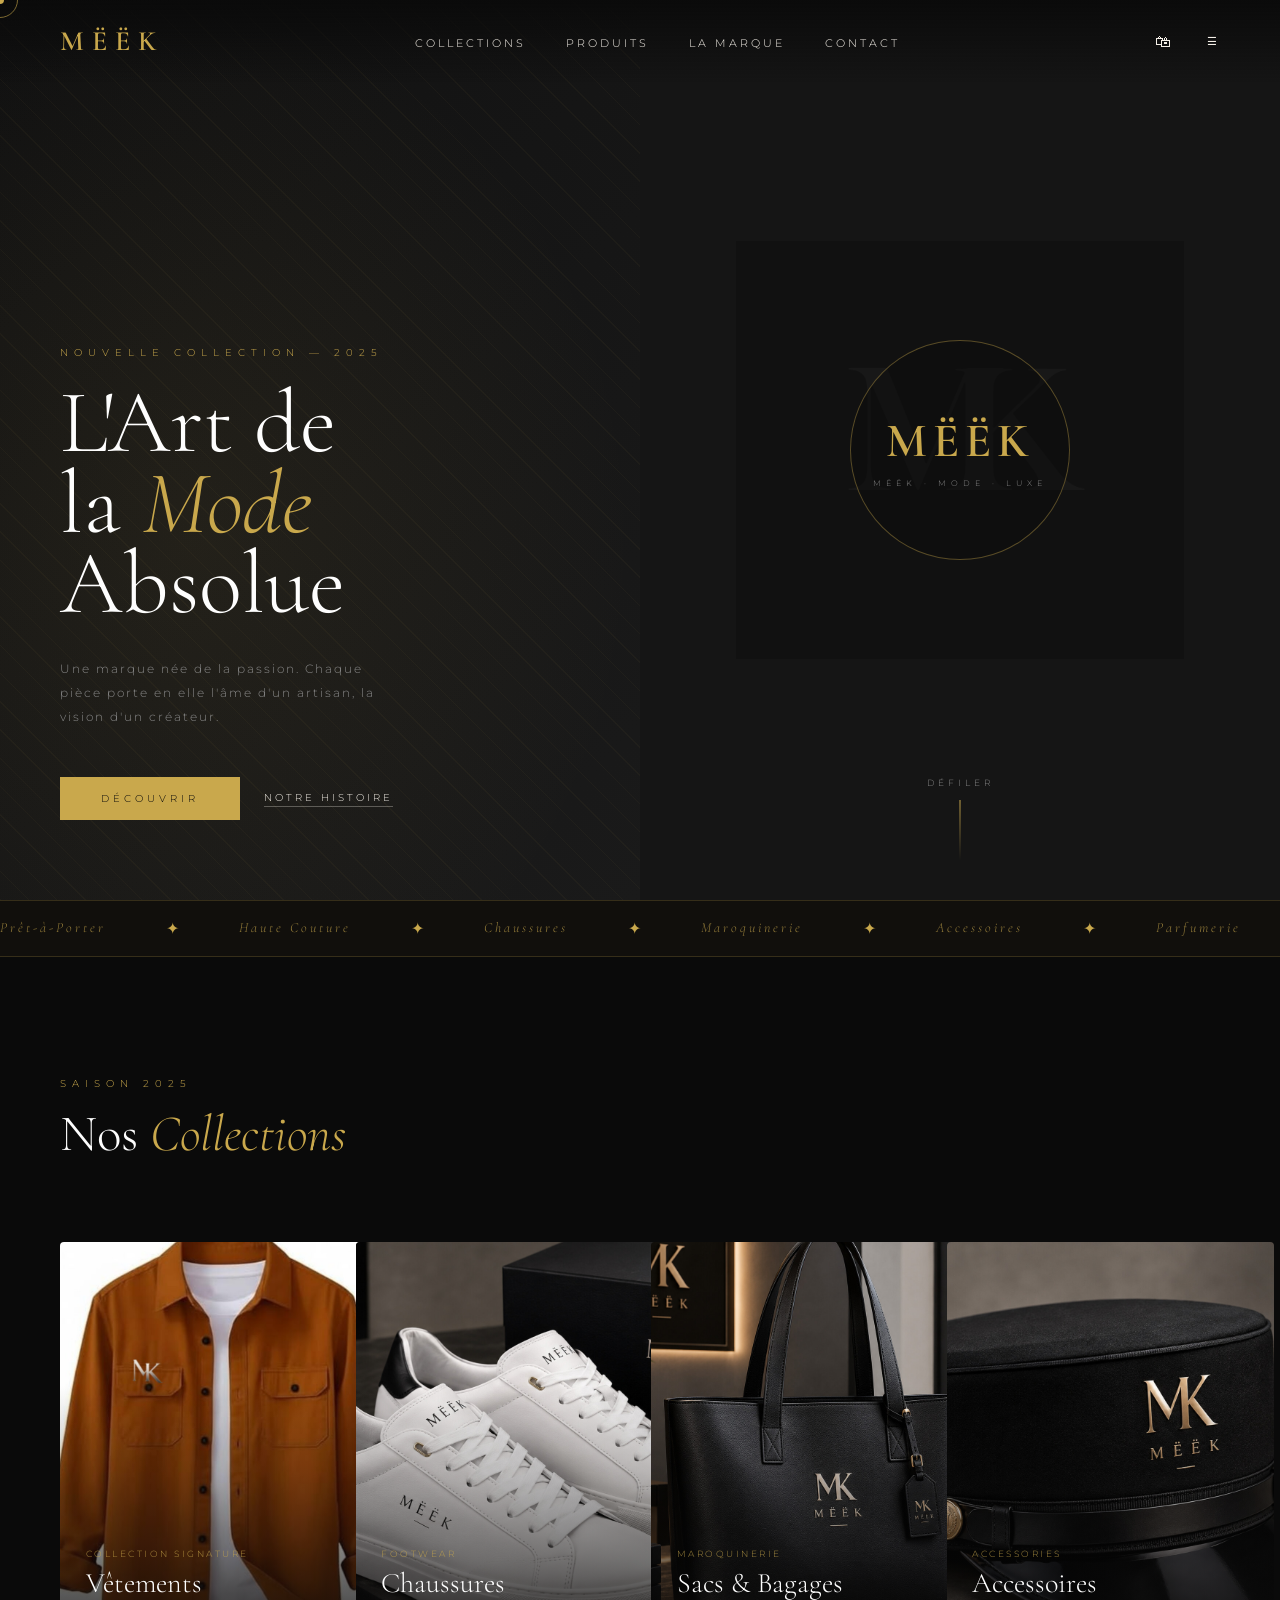
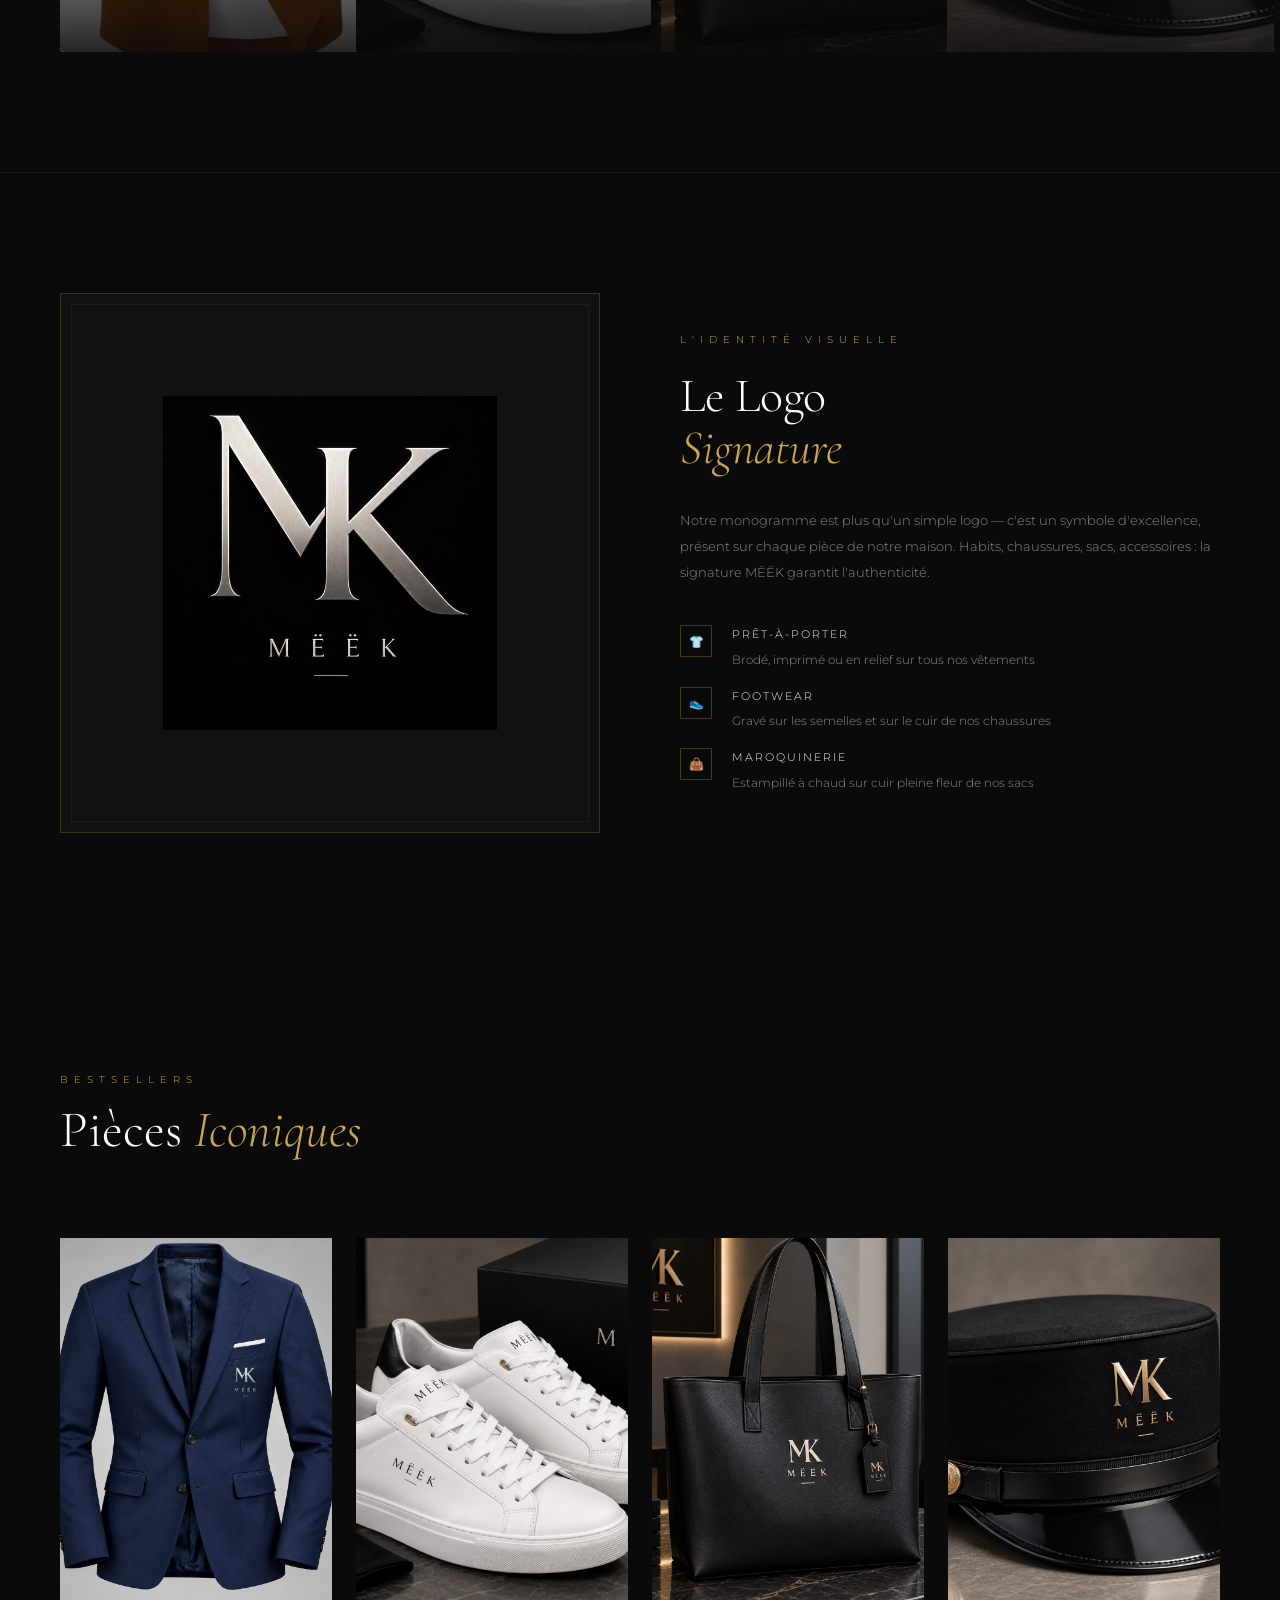
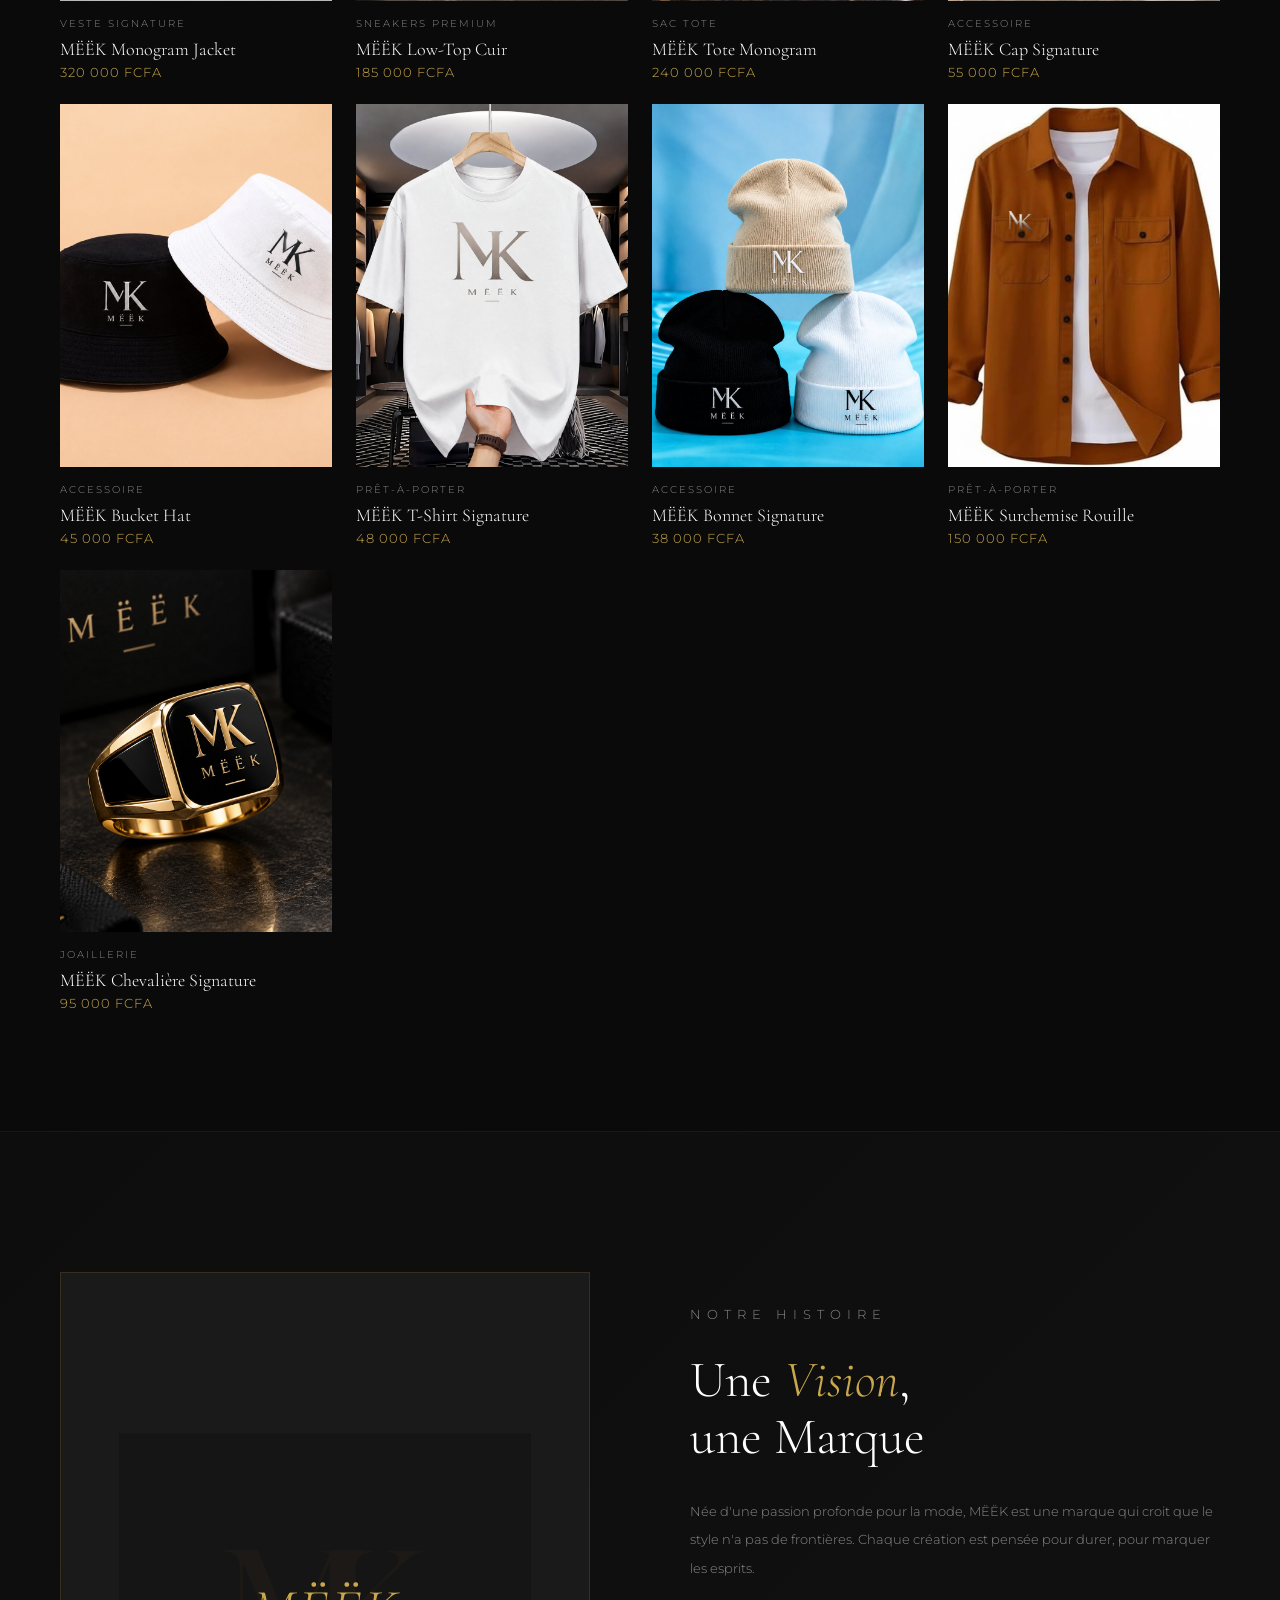
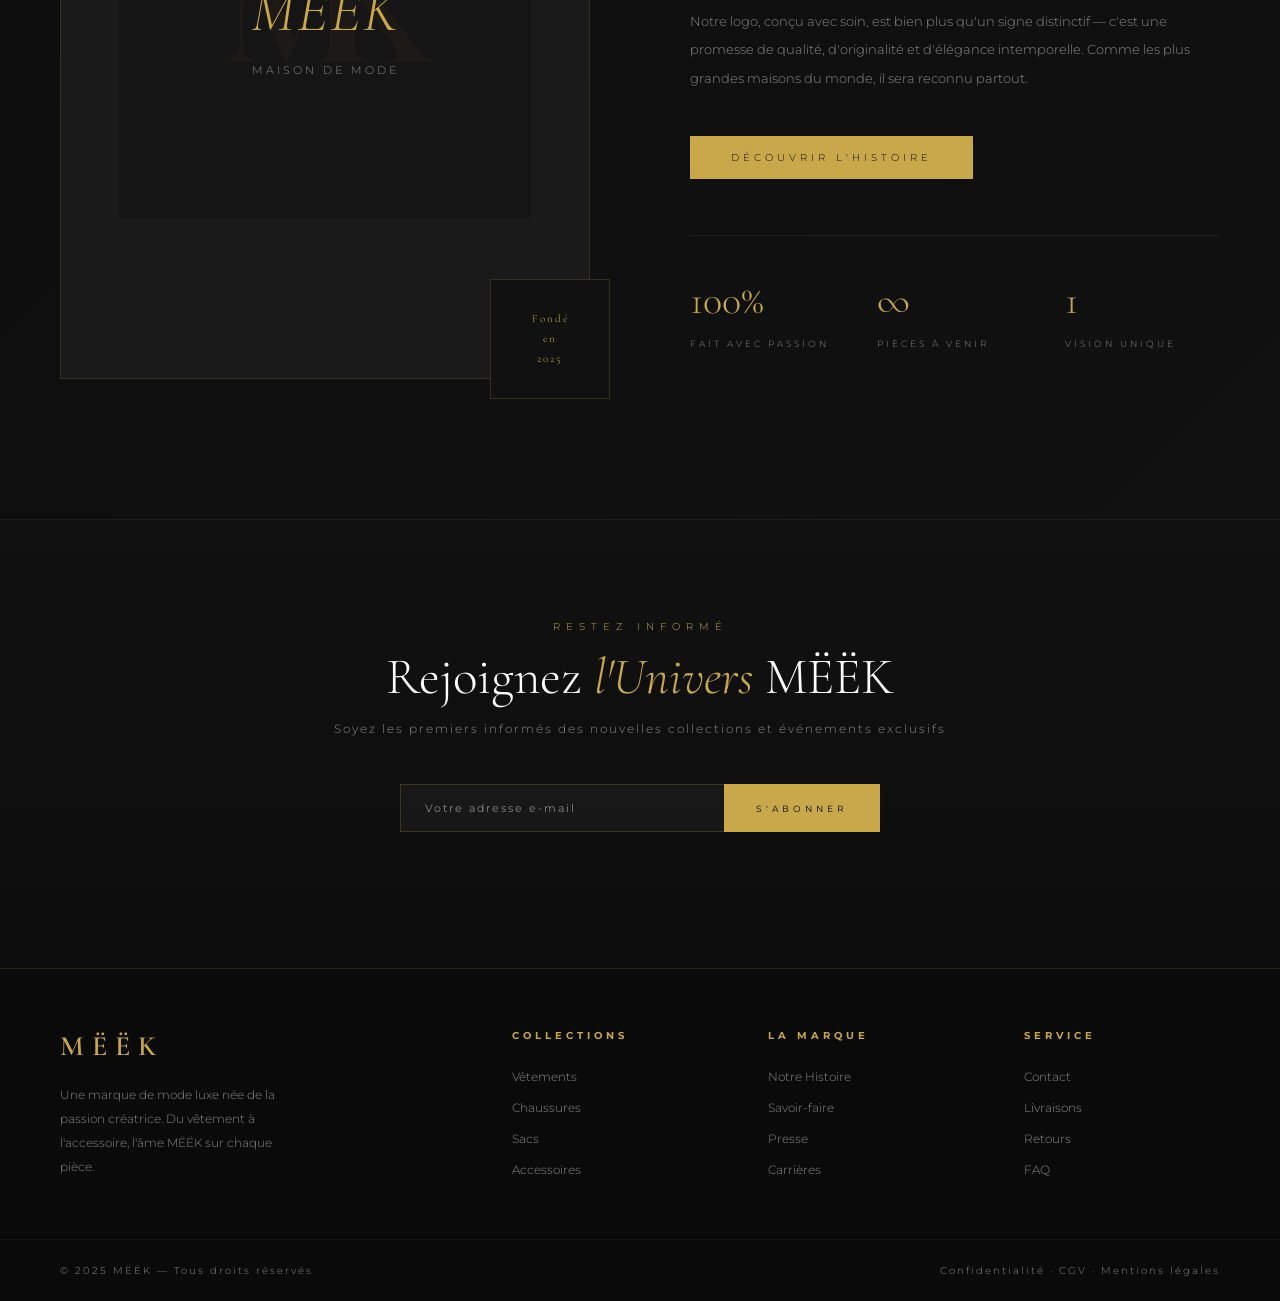
<file: index.html>
<!DOCTYPE html>
<html lang="fr">
<head>
<meta charset="UTF-8">
<meta name="viewport" content="width=device-width, initial-scale=1.0">
<title>MËËK — Haute Mode</title>
<meta name="description" content="MËËK, maison de mode luxe : prêt-à-porter, chaussures, maroquinerie et accessoires signature.">
<link rel="icon" type="image/png" href="assets/meek-logo.png">
<link rel="preconnect" href="https://fonts.googleapis.com">
<link href="https://fonts.googleapis.com/css2?family=Cormorant+Garamond:ital,wght@0,300;0,400;0,600;1,300;1,400&family=Montserrat:wght@200;300;400;500&display=swap" rel="stylesheet">
<link rel="stylesheet" href="css/style.css">
</head>
<body>

<div class="cursor" id="cursor"></div>
<div class="cursor-ring" id="cursorRing"></div>

<!-- NAV -->
<nav id="navbar">
  <a href="index.html" class="nav-logo">MËËK</a>
  <ul class="nav-links">
    <li><a href="#collections">Collections</a></li>
    <li><a href="#produits">Produits</a></li>
    <li><a href="#marque">La Marque</a></li>
    <li><a href="contact.html">Contact</a></li>
  </ul>
  <div class="nav-right">
    <button class="cart-btn" id="cartToggle" aria-label="Ouvrir le panier">
      🛍
      <span class="cart-count" id="cartCount" data-empty="true">0</span>
    </button>
    <span class="nav-icon">☰</span>
  </div>
</nav>

<!-- HERO -->
<section class="hero">
  <div class="hero-left">
    <div class="hero-pattern"></div>
    <div class="hero-text">
      <p class="hero-eyebrow">Nouvelle Collection — 2025</p>
      <h1 class="hero-title">L'Art de<br>la <em>Mode</em><br>Absolue</h1>
      <p class="hero-subtitle">Une marque née de la passion. Chaque pièce porte en elle l'âme d'un artisan, la vision d'un créateur.</p>
      <div class="hero-cta">
        <a href="#collections" class="btn-primary">Découvrir</a>
        <a href="#marque" class="btn-ghost">Notre Histoire</a>
      </div>
    </div>
  </div>
  <div class="hero-right">
    <div class="hero-visual">
      <div class="hero-monogram"><img src="assets/meek-watermark.png" alt=""></div>
      <div class="hero-badge">
        <div class="hero-badge-inner">MËËK</div>
        <div class="hero-badge-sub">MËËK · Mode · Luxe</div>
      </div>
    </div>
    <div class="hero-scroll">
      <span>Défiler</span>
      <div class="scroll-line"></div>
    </div>
  </div>
</section>

<!-- MARQUEE -->
<div class="marquee-wrap">
  <div class="marquee-track">
    <span class="marquee-item">Prêt-à-Porter</span><span class="marquee-dot">✦</span>
    <span class="marquee-item">Haute Couture</span><span class="marquee-dot">✦</span>
    <span class="marquee-item">Chaussures</span><span class="marquee-dot">✦</span>
    <span class="marquee-item">Maroquinerie</span><span class="marquee-dot">✦</span>
    <span class="marquee-item">Accessoires</span><span class="marquee-dot">✦</span>
    <span class="marquee-item">Parfumerie</span><span class="marquee-dot">✦</span>
    <span class="marquee-item">Prêt-à-Porter</span><span class="marquee-dot">✦</span>
    <span class="marquee-item">Haute Couture</span><span class="marquee-dot">✦</span>
    <span class="marquee-item">Chaussures</span><span class="marquee-dot">✦</span>
    <span class="marquee-item">Maroquinerie</span><span class="marquee-dot">✦</span>
    <span class="marquee-item">Accessoires</span><span class="marquee-dot">✦</span>
    <span class="marquee-item">Parfumerie</span><span class="marquee-dot">✦</span>
  </div>
</div>

<!-- COLLECTIONS -->
<section class="section" id="collections">
  <div class="section-header reveal">
    <p class="section-eyebrow">Saison 2025</p>
    <h2 class="section-title">Nos <em>Collections</em></h2>
  </div>
  <div class="collections-grid reveal">
    <div class="collection-card">
      <div class="card-visual">
        <img src="assets/products/overshirt.jpg" alt="Collection vêtements MËËK" class="collection-photo">
        <div class="card-overlay">
          <span class="card-tag">Collection Signature</span>
          <h3 class="card-name">Vêtements</h3>
          <a href="#produits" class="card-link">Explorer la collection</a>
        </div>
      </div>
    </div>
    <div class="collection-card">
      <div class="card-visual">
        <img src="assets/products/sneakers.jpg" alt="Collection chaussures MËËK" class="collection-photo">
        <div class="card-overlay">
          <span class="card-tag">Footwear</span>
          <h3 class="card-name">Chaussures</h3>
          <a href="#produits" class="card-link">Explorer</a>
        </div>
      </div>
    </div>
    <div class="collection-card">
      <div class="card-visual">
        <img src="assets/products/tote.jpg" alt="Collection sacs et bagages MËËK" class="collection-photo">
        <div class="card-overlay">
          <span class="card-tag">Maroquinerie</span>
          <h3 class="card-name">Sacs & Bagages</h3>
          <a href="#produits" class="card-link">Explorer</a>
        </div>
      </div>
    </div>
    <div class="collection-card">
      <div class="card-visual">
        <img src="assets/products/cap.jpg" alt="Collection accessoires MËËK" class="collection-photo">
        <div class="card-overlay">
          <span class="card-tag">Accessories</span>
          <h3 class="card-name">Accessoires</h3>
          <a href="#produits" class="card-link">Explorer</a>
        </div>
      </div>
    </div>
  </div>
</section>

<!-- LOGO SECTION -->
<section class="logo-section" id="logo">
  <div class="logo-display reveal">
    <div class="logo-glow"></div>
    <img src="assets/meek-logo.png" alt="Logo MËËK" class="logo-img">
  </div>
  <div class="logo-info reveal">
    <p class="section-eyebrow">L'Identité Visuelle</p>
    <h2 class="section-title">Le Logo<br><em>Signature</em></h2>
    <p class="logo-description">Notre monogramme est plus qu'un simple logo — c'est un symbole d'excellence, présent sur chaque pièce de notre maison. Habits, chaussures, sacs, accessoires : la signature MËËK garantit l'authenticité.</p>
    <div class="logo-features">
      <div class="logo-feature">
        <div class="feature-icon">👕</div>
        <div class="feature-text">
          <div class="feature-title">Prêt-à-Porter</div>
          Brodé, imprimé ou en relief sur tous nos vêtements
        </div>
      </div>
      <div class="logo-feature">
        <div class="feature-icon">👟</div>
        <div class="feature-text">
          <div class="feature-title">Footwear</div>
          Gravé sur les semelles et sur le cuir de nos chaussures
        </div>
      </div>
      <div class="logo-feature">
        <div class="feature-icon">👜</div>
        <div class="feature-text">
          <div class="feature-title">Maroquinerie</div>
          Estampillé à chaud sur cuir pleine fleur de nos sacs
        </div>
      </div>
    </div>
  </div>
</section>

<!-- PRODUITS -->
<section class="section" id="produits">
  <div class="section-header reveal">
    <p class="section-eyebrow">Bestsellers</p>
    <h2 class="section-title">Pièces <em>Iconiques</em></h2>
  </div>
  <div class="products-grid reveal">
    <div class="product-card">
      <div class="product-image">
        <img src="assets/products/jacket.jpg" alt="Veste MËËK Monogram bleu marine" class="product-photo">
        <div class="product-badge">Nouveau</div>
        <button class="product-add" data-add-to-cart data-id="veste-monogram" data-name="MËËK Monogram Jacket" data-price="320000">Ajouter au panier</button>
      </div>
      <div class="product-category">Veste Signature</div>
      <div class="product-name">MËËK Monogram Jacket</div>
      <div class="product-price">320 000 FCFA</div>
    </div>
    <div class="product-card">
      <div class="product-image">
        <img src="assets/products/sneakers.jpg" alt="Sneakers MËËK cuir blanc" class="product-photo">
        <div class="product-badge">Icône</div>
        <button class="product-add" data-add-to-cart data-id="sneakers-lowtop" data-name="MËËK Low-Top Cuir" data-price="185000">Ajouter au panier</button>
      </div>
      <div class="product-category">Sneakers Premium</div>
      <div class="product-name">MËËK Low-Top Cuir</div>
      <div class="product-price">185 000 FCFA</div>
    </div>
    <div class="product-card">
      <div class="product-image">
        <img src="assets/products/tote.jpg" alt="Sac Tote MËËK cuir noir" class="product-photo">
        <div class="product-badge">Exclusif</div>
        <button class="product-add" data-add-to-cart data-id="tote-monogram" data-name="MËËK Tote Monogram" data-price="240000">Ajouter au panier</button>
      </div>
      <div class="product-category">Sac Tote</div>
      <div class="product-name">MËËK Tote Monogram</div>
      <div class="product-price">240 000 FCFA</div>
    </div>
    <div class="product-card">
      <div class="product-image">
        <img src="assets/products/cap.jpg" alt="Casquette MËËK noire et or" class="product-photo">
        <button class="product-add" data-add-to-cart data-id="cap-signature" data-name="MËËK Cap Signature" data-price="55000">Ajouter au panier</button>
      </div>
      <div class="product-category">Accessoire</div>
      <div class="product-name">MËËK Cap Signature</div>
      <div class="product-price">55 000 FCFA</div>
    </div>
    <div class="product-card">
      <div class="product-image">
        <img src="assets/products/bucket-hat.jpg" alt="MËËK Bucket Hat noir et blanc" class="product-photo">
        <div class="product-badge">Nouveau</div>
        <button class="product-add" data-add-to-cart data-id="bucket-hat" data-name="MËËK Bucket Hat" data-price="45000">Ajouter au panier</button>
      </div>
      <div class="product-category">Accessoire</div>
      <div class="product-name">MËËK Bucket Hat</div>
      <div class="product-price">45 000 FCFA</div>
    </div>
    <div class="product-card">
      <div class="product-image">
        <img src="assets/products/tshirt.jpg" alt="T-shirt MËËK blanc" class="product-photo">
        <div class="product-badge">Nouveau</div>
        <button class="product-add" data-add-to-cart data-id="tshirt-signature" data-name="MËËK T-Shirt Signature" data-price="48000">Ajouter au panier</button>
      </div>
      <div class="product-category">Prêt-à-Porter</div>
      <div class="product-name">MËËK T-Shirt Signature</div>
      <div class="product-price">48 000 FCFA</div>
    </div>
    <div class="product-card">
      <div class="product-image">
        <img src="assets/products/beanie.jpg" alt="Bonnets MËËK beige, noir et blanc" class="product-photo">
        <div class="product-badge">Nouveau</div>
        <button class="product-add" data-add-to-cart data-id="bonnet-signature" data-name="MËËK Bonnet Signature" data-price="38000">Ajouter au panier</button>
      </div>
      <div class="product-category">Accessoire</div>
      <div class="product-name">MËËK Bonnet Signature</div>
      <div class="product-price">38 000 FCFA</div>
    </div>
    <div class="product-card">
      <div class="product-image">
        <img src="assets/products/overshirt.jpg" alt="Surchemise MËËK rouille avec monogramme MK" class="product-photo">
        <div class="product-badge">Nouveau</div>
        <button class="product-add" data-add-to-cart data-id="surchemise-rouille" data-name="MËËK Surchemise Rouille" data-price="150000">Ajouter au panier</button>
      </div>
      <div class="product-category">Prêt-à-Porter</div>
      <div class="product-name">MËËK Surchemise Rouille</div>
      <div class="product-price">150 000 FCFA</div>
    </div>
    <div class="product-card">
      <div class="product-image">
        <img src="assets/products/ring.jpg" alt="Chevalière MËËK or et onyx noir" class="product-photo">
        <div class="product-badge">Exclusif</div>
        <button class="product-add" data-add-to-cart data-id="chevaliere-signature" data-name="MËËK Chevalière Signature" data-price="95000">Ajouter au panier</button>
      </div>
      <div class="product-category">Joaillerie</div>
      <div class="product-name">MËËK Chevalière Signature</div>
      <div class="product-price">95 000 FCFA</div>
    </div>
  </div>
</section>

<!-- ABOUT -->
<section class="about-section" id="marque">
  <div class="about-visual reveal">
    <div class="about-frame">
      <div class="about-frame-letter">
        <img src="assets/meek-watermark.png" alt="" class="about-frame-img">
      </div>
      <div class="about-frame-content">
        <span class="big-letter">MËËK</span>
        <p class="ms">Maison de Mode</p>
      </div>
    </div>
    <div class="about-accent">
      <span>Fondé<br>en<br>2025</span>
    </div>
  </div>
  <div class="about-text reveal">
    <p class="section-eyebrow">Notre Histoire</p>
    <h2 class="section-title">Une <em>Vision</em>,<br>une Marque</h2>
    <p>Née d'une passion profonde pour la mode, MËËK est une marque qui croit que le style n'a pas de frontières. Chaque création est pensée pour durer, pour marquer les esprits.</p>
    <p>Notre logo, conçu avec soin, est bien plus qu'un signe distinctif — c'est une promesse de qualité, d'originalité et d'élégance intemporelle. Comme les plus grandes maisons du monde, il sera reconnu partout.</p>
    <a href="contact.html" class="btn-primary" style="display: inline-block; margin-top: 20px;">Découvrir l'histoire</a>
    <div class="about-stats">
      <div>
        <span class="stat-number">100%</span>
        <span class="stat-label">Fait avec passion</span>
      </div>
      <div>
        <span class="stat-number">∞</span>
        <span class="stat-label">Pièces à venir</span>
      </div>
      <div>
        <span class="stat-number">1</span>
        <span class="stat-label">Vision unique</span>
      </div>
    </div>
  </div>
</section>

<!-- NEWSLETTER -->
<section class="newsletter" id="newsletter">
  <p class="section-eyebrow reveal" style="text-align:center">Restez Informé</p>
  <h2 class="section-title reveal" style="text-align:center">Rejoignez <em>l'Univers</em> MËËK</h2>
  <p class="newsletter-sub reveal">Soyez les premiers informés des nouvelles collections et événements exclusifs</p>
  <form class="newsletter-form reveal" id="newsletterForm" action="https://formsubmit.co/ezeckielmeek@gmail.com" method="POST">
    <input type="hidden" name="_subject" value="Nouvelle inscription newsletter MËËK">
    <input type="hidden" name="_captcha" value="false">
    <input type="email" name="email" id="newsletterEmail" class="newsletter-input" placeholder="Votre adresse e-mail" required>
    <button type="submit" class="newsletter-btn">S'abonner</button>
  </form>
  <p class="newsletter-msg" id="newsletterMsg"></p>
</section>

<!-- FOOTER -->
<footer>
  <div class="footer-brand">
    <a href="index.html" class="nav-logo">MËËK</a>
    <p>Une marque de mode luxe née de la passion créatrice. Du vêtement à l'accessoire, l'âme MËËK sur chaque pièce.</p>
  </div>
  <div class="footer-col">
    <h4>Collections</h4>
    <ul>
      <li><a href="#collections">Vêtements</a></li>
      <li><a href="#collections">Chaussures</a></li>
      <li><a href="#collections">Sacs</a></li>
      <li><a href="#collections">Accessoires</a></li>
    </ul>
  </div>
  <div class="footer-col">
    <h4>La Marque</h4>
    <ul>
      <li><a href="#marque">Notre Histoire</a></li>
      <li><a href="#marque">Savoir-faire</a></li>
      <li><a href="contact.html">Presse</a></li>
      <li><a href="contact.html">Carrières</a></li>
    </ul>
  </div>
  <div class="footer-col">
    <h4>Service</h4>
    <ul>
      <li><a href="contact.html">Contact</a></li>
      <li><a href="contact.html">Livraisons</a></li>
      <li><a href="contact.html">Retours</a></li>
      <li><a href="contact.html">FAQ</a></li>
    </ul>
  </div>
</footer>
<div class="footer-bottom">
  <span>© 2025 MËËK — Tous droits réservés</span>
  <span>Confidentialité · CGV · Mentions légales</span>
</div>

<!-- CART DRAWER -->
<div class="cart-overlay" id="cartOverlay"></div>
<aside class="cart-drawer" id="cartDrawer" aria-label="Panier">
  <div class="cart-header">
    <span class="cart-title">Votre Panier</span>
    <button class="cart-close" id="cartClose" aria-label="Fermer le panier">×</button>
  </div>
  <div class="cart-items" id="cartItems">
    <p class="cart-empty">Votre panier est vide.</p>
  </div>
  <div class="cart-footer">
    <div class="cart-total">
      <span class="cart-total-label">Total</span>
      <span class="cart-total-value" id="cartTotalValue">0 FCFA</span>
    </div>
    <a href="#" class="cart-whatsapp-btn" id="cartWhatsappBtn" target="_blank" rel="noopener">Commander via WhatsApp</a>
    <p class="cart-note">Vous serez redirigé(e) vers WhatsApp avec le récapitulatif de votre commande pré-rempli.</p>
  </div>
</aside>

<script src="js/main.js"></script>
<script src="js/cart.js"></script>
</body>
</html>
</file>
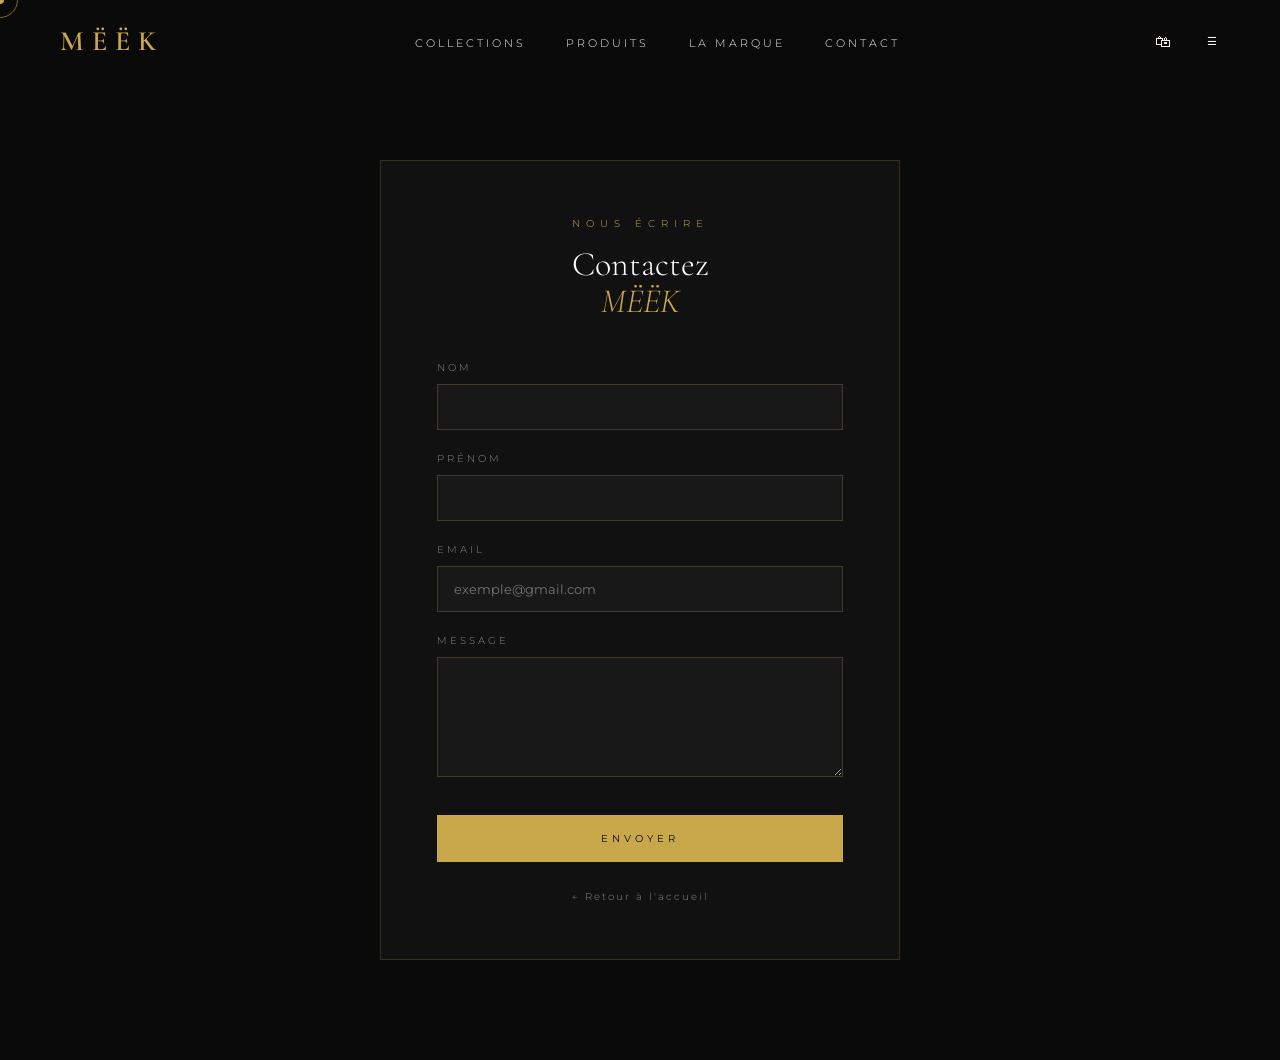
<file: contact.html>
<!DOCTYPE html>
<html lang="fr">
<head>
<meta charset="UTF-8">
<meta name="viewport" content="width=device-width, initial-scale=1.0">
<title>Contact — MËËK</title>
<link rel="icon" type="image/png" href="assets/meek-logo.png">
<link rel="preconnect" href="https://fonts.googleapis.com">
<link href="https://fonts.googleapis.com/css2?family=Cormorant+Garamond:ital,wght@0,300;0,400;0,600;1,300;1,400&family=Montserrat:wght@200;300;400;500&display=swap" rel="stylesheet">
<link rel="stylesheet" href="css/style.css">
</head>
<body>

<div class="cursor" id="cursor"></div>
<div class="cursor-ring" id="cursorRing"></div>

<nav id="navbar">
  <a href="index.html" class="nav-logo">MËËK</a>
  <ul class="nav-links">
    <li><a href="index.html#collections">Collections</a></li>
    <li><a href="index.html#produits">Produits</a></li>
    <li><a href="index.html#marque">La Marque</a></li>
    <li><a href="contact.html">Contact</a></li>
  </ul>
  <div class="nav-right">
    <button class="cart-btn" id="cartToggle" aria-label="Ouvrir le panier">
      🛍
      <span class="cart-count" id="cartCount" data-empty="true">0</span>
    </button>
    <span class="nav-icon">☰</span>
  </div>
</nav>

<section class="contact-section">
  <div class="contact-box">
    <p class="section-eyebrow">Nous Écrire</p>
    <h2 class="section-title">Contactez<br><em>MËËK</em></h2>

    <form id="contactForm" action="https://formsubmit.co/ezeckielmeek@gmail.com" method="POST" novalidate>
      <input type="hidden" name="_subject" value="Nouveau message depuis le site MËËK">
      <input type="hidden" name="_captcha" value="false">
      <input type="hidden" name="_next" value="success.html">
      <!-- Piège à robots (anti-spam), doit rester vide -->
      <input type="text" name="_honey" style="display:none">

      <div class="form-group">
        <label class="form-label" for="nom">Nom</label>
        <input class="form-input" type="text" id="nom" name="nom" required>
        <p class="form-error" id="err-nom"></p>
      </div>

      <div class="form-group">
        <label class="form-label" for="prenom">Prénom</label>
        <input class="form-input" type="text" id="prenom" name="prenom" required>
        <p class="form-error" id="err-prenom"></p>
      </div>

      <div class="form-group">
        <label class="form-label" for="email">Email</label>
        <input class="form-input" type="email" id="email" name="email" placeholder="exemple@gmail.com" required>
        <p class="form-error" id="err-email"></p>
      </div>

      <div class="form-group">
        <label class="form-label" for="message">Message</label>
        <textarea class="form-textarea" id="message" name="message" required></textarea>
        <p class="form-error" id="err-message"></p>
      </div>

      <button type="submit" class="form-submit">Envoyer</button>
    </form>

    <a href="index.html" class="contact-back">← Retour à l'accueil</a>
  </div>
</section>

<!-- CART DRAWER -->
<div class="cart-overlay" id="cartOverlay"></div>
<aside class="cart-drawer" id="cartDrawer" aria-label="Panier">
  <div class="cart-header">
    <span class="cart-title">Votre Panier</span>
    <button class="cart-close" id="cartClose" aria-label="Fermer le panier">×</button>
  </div>
  <div class="cart-items" id="cartItems">
    <p class="cart-empty">Votre panier est vide.</p>
  </div>
  <div class="cart-footer">
    <div class="cart-total">
      <span class="cart-total-label">Total</span>
      <span class="cart-total-value" id="cartTotalValue">0 FCFA</span>
    </div>
    <a href="#" class="cart-whatsapp-btn" id="cartWhatsappBtn" target="_blank" rel="noopener">Commander via WhatsApp</a>
    <p class="cart-note">Vous serez redirigé(e) vers WhatsApp avec le récapitulatif de votre commande pré-rempli.</p>
  </div>
</aside>

<script src="js/main.js"></script>
<script src="js/cart.js"></script>
<script>
  // Validation côté client (reprend les règles du formulaire PHP d'origine)
  const form = document.getElementById("contactForm");
  const fields = {
    nom: { regex: /^[A-Za-zÀ-ÖØ-öø-ÿ '-]{2,}$/, msg: "Le nom doit contenir au moins deux lettres." },
    prenom: { regex: /^[A-Za-zÀ-ÖØ-öø-ÿ '-]{2,}$/, msg: "Le prénom doit contenir au moins deux lettres." },
    email: { regex: /^[^\s@]+@[^\s@]+\.[^\s@]+$/, msg: "Merci de saisir un email valide." },
    message: { regex: /.+/, msg: "Ce champ ne doit pas être vide." },
  };

  form.addEventListener("submit", (e) => {
    let valid = true;
    Object.keys(fields).forEach((key) => {
      const input = document.getElementById(key);
      const errorEl = document.getElementById("err-" + key);
      const value = input.value.trim();
      if (!fields[key].regex.test(value)) {
        errorEl.textContent = fields[key].msg;
        valid = false;
      } else {
        errorEl.textContent = "";
      }
    });
    if (!valid) e.preventDefault();
  });
</script>
</body>
</html>
</file>
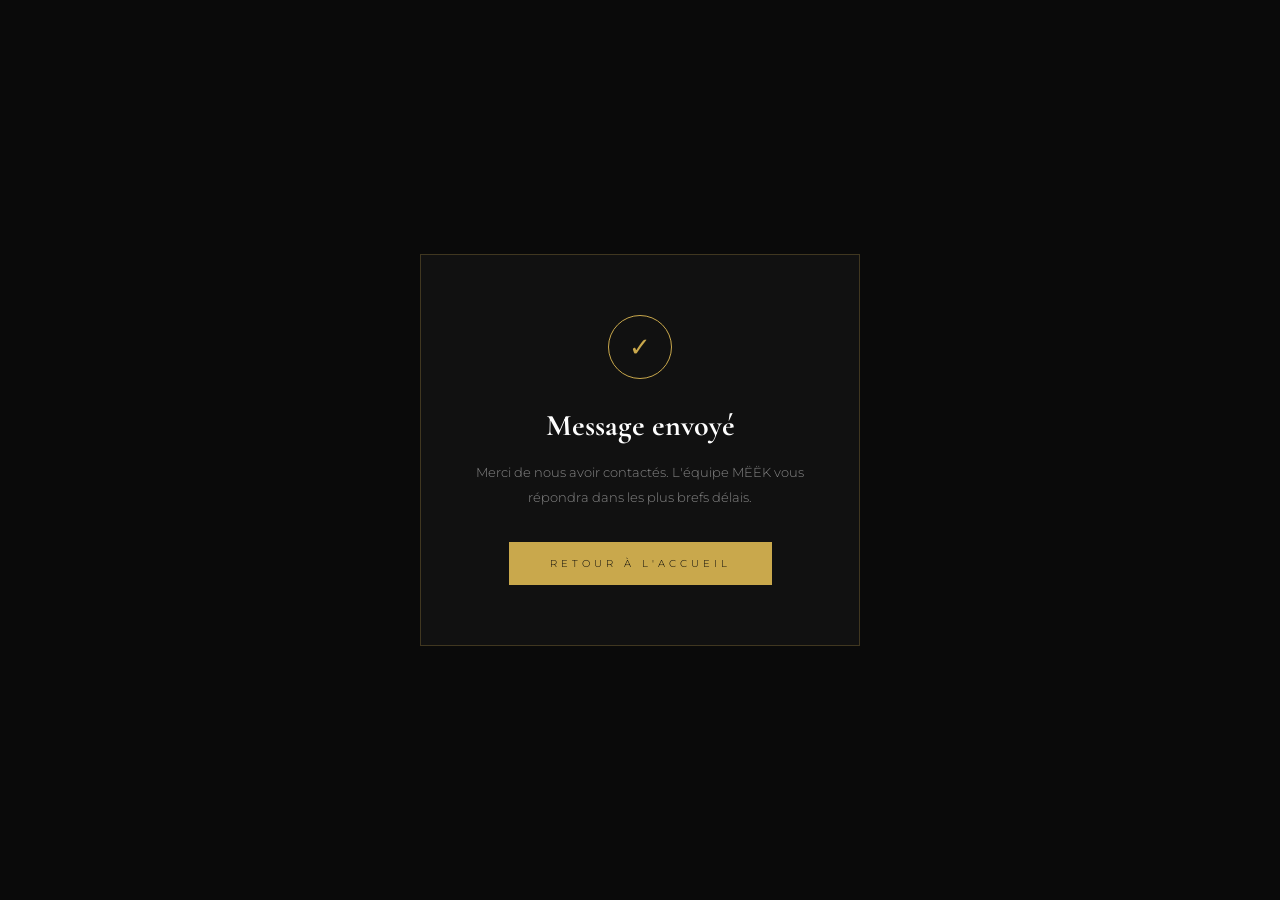
<file: success.html>
<!DOCTYPE html>
<html lang="fr">
<head>
<meta charset="UTF-8">
<meta name="viewport" content="width=device-width, initial-scale=1.0">
<title>Message envoyé — MËËK</title>
<link rel="icon" type="image/png" href="assets/meek-logo.png">
<link rel="preconnect" href="https://fonts.googleapis.com">
<link href="https://fonts.googleapis.com/css2?family=Cormorant+Garamond:ital,wght@0,300;0,400;0,600;1,300;1,400&family=Montserrat:wght@200;300;400;500&display=swap" rel="stylesheet">
<link rel="stylesheet" href="css/style.css">
</head>
<body>

<section class="success-section">
  <div class="success-box">
    <div class="success-icon">✓</div>
    <h1 class="success-title">Message envoyé</h1>
    <p class="success-text">Merci de nous avoir contactés. L'équipe MËËK vous répondra dans les plus brefs délais.</p>
    <a href="index.html" class="btn-primary">Retour à l'accueil</a>
  </div>
</section>

</body>
</html>
</file>
<file: css/style.css>
:root {
  --black: #0a0a0a;
  --gold: #c9a84c;
  --gold-light: #e8c97a;
  --cream: #f5f0e8;
  --white: #fefefe;
  --gray: #888;
}

*, *::before, *::after { margin: 0; padding: 0; box-sizing: border-box; }

html { scroll-behavior: smooth; }

body {
  background: var(--black);
  color: var(--cream);
  font-family: 'Montserrat', sans-serif;
  font-weight: 300;
  overflow-x: hidden;
  cursor: none;
}

@media (hover: none), (pointer: coarse) {
  body { cursor: auto; }
  .cursor, .cursor-ring { display: none; }
}

a, button, input, textarea { font-family: inherit; }

/* Custom cursor */
.cursor {
  width: 8px; height: 8px;
  background: var(--gold);
  border-radius: 50%;
  position: fixed;
  pointer-events: none;
  z-index: 9999;
  transform: translate(-50%, -50%);
  transition: transform 0.1s ease;
}
.cursor-ring {
  width: 36px; height: 36px;
  border: 1px solid var(--gold);
  border-radius: 50%;
  position: fixed;
  pointer-events: none;
  z-index: 9998;
  transform: translate(-50%, -50%);
  transition: all 0.3s ease;
  opacity: 0.6;
}

/* NAV */
nav {
  position: fixed; top: 0; left: 0; right: 0;
  z-index: 100;
  display: flex; justify-content: space-between; align-items: center;
  padding: 24px 60px;
  background: linear-gradient(to bottom, rgba(10,10,10,0.95), transparent);
  transition: all 0.4s ease;
}
nav.scrolled {
  background: rgba(10,10,10,0.98);
  padding: 16px 60px;
  border-bottom: 1px solid rgba(201,168,76,0.2);
}
.nav-logo {
  font-family: 'Cormorant Garamond', serif;
  font-size: 28px;
  font-weight: 600;
  letter-spacing: 8px;
  color: var(--gold);
  text-decoration: none;
}
.nav-links { display: flex; gap: 40px; list-style: none; align-items: center; }
.nav-links a {
  font-size: 11px; letter-spacing: 3px; text-transform: uppercase;
  color: var(--cream); text-decoration: none;
  position: relative; padding-bottom: 4px;
  transition: color 0.3s;
}
.nav-links a::after {
  content: '';
  position: absolute; bottom: 0; left: 0;
  width: 0; height: 1px;
  background: var(--gold);
  transition: width 0.4s ease;
}
.nav-links a:hover { color: var(--gold); }
.nav-links a:hover::after { width: 100%; }
.nav-icon { font-size: 11px; letter-spacing: 3px; text-transform: uppercase; color: var(--cream); }

.nav-right { display: flex; align-items: center; gap: 32px; }

/* CART BUTTON */
.cart-btn {
  position: relative;
  background: none; border: none; cursor: none;
  color: var(--cream);
  font-size: 16px;
  padding: 4px;
  display: flex; align-items: center; justify-content: center;
  transition: color 0.3s;
}
.cart-btn:hover { color: var(--gold); }
.cart-count {
  position: absolute; top: -8px; right: -10px;
  background: var(--gold); color: var(--black);
  font-size: 10px; font-weight: 500;
  width: 18px; height: 18px; border-radius: 50%;
  display: flex; align-items: center; justify-content: center;
  line-height: 1;
}
.cart-count[data-empty="true"] { display: none; }

/* HERO */
.hero {
  height: 100vh; min-height: 640px;
  display: grid; grid-template-columns: 1fr 1fr;
  position: relative; overflow: hidden;
}
.hero-left {
  background: linear-gradient(135deg, #111 0%, #1a1a1a 100%);
  display: flex; align-items: flex-end;
  padding: 80px 60px;
  position: relative;
  overflow: hidden;
}
.hero-left::before {
  content: '';
  position: absolute; top: 0; left: 0; right: 0; bottom: 0;
  background: radial-gradient(ellipse at 30% 60%, rgba(201,168,76,0.08) 0%, transparent 70%);
}
.hero-pattern {
  position: absolute; top: 0; left: 0; right: 0; bottom: 0;
  opacity: 0.04;
  background-image: repeating-linear-gradient(
    45deg, var(--gold) 0px, var(--gold) 1px, transparent 1px, transparent 20px
  );
}
.hero-text { position: relative; z-index: 2; }
.hero-eyebrow {
  font-size: 10px; letter-spacing: 6px; text-transform: uppercase;
  color: var(--gold); margin-bottom: 24px;
  opacity: 0; animation: fadeUp 1s 0.3s forwards;
}
.hero-title {
  font-family: 'Cormorant Garamond', serif;
  font-size: clamp(64px, 7vw, 100px);
  font-weight: 300; line-height: 0.9;
  color: var(--white);
  opacity: 0; animation: fadeUp 1.2s 0.5s forwards;
}
.hero-title em { font-style: italic; color: var(--gold); }
.hero-subtitle {
  margin-top: 32px;
  font-size: 12px; letter-spacing: 2px;
  color: var(--gray); line-height: 2;
  max-width: 320px;
  opacity: 0; animation: fadeUp 1s 0.8s forwards;
}
.hero-cta {
  margin-top: 48px; display: flex; gap: 24px; align-items: center;
  opacity: 0; animation: fadeUp 1s 1s forwards;
}
.btn-primary {
  padding: 14px 40px;
  border: 1px solid var(--gold); color: var(--black);
  background: var(--gold);
  font-size: 10px; letter-spacing: 4px; text-transform: uppercase;
  cursor: none; text-decoration: none;
  transition: all 0.3s ease;
  display: inline-block;
}
.btn-primary:hover { background: transparent; color: var(--gold); }
.btn-primary:disabled { opacity: 0.4; cursor: not-allowed; }
.btn-ghost {
  font-size: 10px; letter-spacing: 3px; text-transform: uppercase;
  color: var(--cream); text-decoration: none;
  border-bottom: 1px solid rgba(245,240,232,0.3);
  padding-bottom: 2px; transition: all 0.3s;
  background: none; border-top: none; border-left: none; border-right: none;
  cursor: none;
}
.btn-ghost:hover { color: var(--gold); border-color: var(--gold); }

.hero-right {
  position: relative; overflow: hidden;
  background: #151515;
}
.hero-visual {
  width: 100%; height: 100%;
  display: flex; align-items: center; justify-content: center;
  position: relative;
}
.hero-monogram {
  position: absolute;
  width: 70%; max-width: 520px;
  opacity: 0;
  animation: float 6s ease-in-out infinite, fadeIn 1.5s 0.4s forwards;
}
.hero-monogram img {
  width: 100%; height: auto; display: block;
  opacity: 0.15;
  filter: grayscale(1) brightness(1.6);
}
.hero-badge {
  position: relative; z-index: 2;
  width: 220px; height: 220px;
  border: 1px solid rgba(201,168,76,0.4);
  border-radius: 50%;
  display: flex; flex-direction: column;
  align-items: center; justify-content: center;
  gap: 8px;
  background: rgba(10,10,10,0.4);
  animation: rotateSlow 20s linear infinite;
}
.hero-badge-inner {
  font-family: 'Cormorant Garamond', serif;
  font-size: 48px; font-weight: 600;
  color: var(--gold); letter-spacing: 6px;
  animation: rotateSlow 20s linear infinite reverse;
}
.hero-badge-sub {
  font-size: 8px; letter-spacing: 5px; text-transform: uppercase;
  color: var(--gray);
  animation: rotateSlow 20s linear infinite reverse;
}
.hero-scroll {
  position: absolute; bottom: 40px; left: 50%; transform: translateX(-50%);
  display: flex; flex-direction: column; align-items: center; gap: 12px;
  opacity: 0; animation: fadeIn 1s 1.5s forwards;
}
.hero-scroll span {
  font-size: 9px; letter-spacing: 4px; text-transform: uppercase; color: var(--gray);
}
.scroll-line {
  width: 1px; height: 60px;
  background: linear-gradient(to bottom, var(--gold), transparent);
  animation: scrollPulse 2s ease-in-out infinite;
}

/* MARQUEE */
.marquee-wrap {
  border-top: 1px solid rgba(201,168,76,0.2);
  border-bottom: 1px solid rgba(201,168,76,0.2);
  padding: 18px 0; overflow: hidden;
  background: rgba(201,168,76,0.03);
}
.marquee-track {
  display: flex; gap: 60px;
  animation: marquee 20s linear infinite;
  width: max-content;
}
.marquee-item {
  font-family: 'Cormorant Garamond', serif;
  font-size: 14px; font-style: italic; letter-spacing: 3px;
  color: var(--gold); white-space: nowrap; opacity: 0.7;
}
.marquee-dot { color: var(--gold); }

/* SECTIONS */
.section { padding: 120px 60px; }
.section-header { margin-bottom: 80px; }
.section-eyebrow {
  font-size: 10px; letter-spacing: 6px; text-transform: uppercase;
  color: var(--gold); margin-bottom: 16px;
}
.section-title {
  font-family: 'Cormorant Garamond', serif;
  font-size: clamp(40px, 4vw, 60px); font-weight: 300;
  color: var(--white); line-height: 1.1;
}
.section-title em { font-style: italic; color: var(--gold); }

/* COLLECTIONS */
.collections-grid {
  display: grid; grid-template-columns: 1fr 1fr 1fr;
  gap: 2px;
}
.collection-card {
  position: relative; overflow: hidden;
  aspect-ratio: 2/3;
  background: #1a1a1a;
  cursor: none;
}
.collection-card:first-child { grid-row: span 2; aspect-ratio: auto; }
.card-visual {
  width: 100%; height: 100%;
  display: flex; align-items: center; justify-content: center;
  position: relative;
  transition: transform 0.8s cubic-bezier(0.25,0.46,0.45,0.94);
}
.collection-card:hover .card-visual { transform: scale(1.05); }
.card-bg {
  position: absolute; inset: 0;
  transition: opacity 0.4s;
}
.card-bg-1 { background: linear-gradient(145deg, #1c1c1c 0%, #2a2a2a 50%, #111 100%); }
.card-bg-2 { background: linear-gradient(145deg, #1a1410 0%, #2a2010 100%); }
.card-bg-3 { background: linear-gradient(145deg, #10141a 0%, #10202a 100%); }
.card-bg-4 { background: linear-gradient(145deg, #1a1018 0%, #2a1020 100%); }

.card-symbol {
  position: relative; z-index: 1;
  font-family: 'Cormorant Garamond', serif;
  font-size: 120px; font-style: italic; font-weight: 300;
  color: rgba(201,168,76,0.15);
  transition: all 0.4s;
}
.collection-card:hover .card-symbol { color: rgba(201,168,76,0.25); }

.card-overlay {
  position: absolute; inset: 0;
  background: linear-gradient(to top, rgba(10,10,10,0.9) 0%, transparent 60%);
  display: flex; flex-direction: column; justify-content: flex-end;
  padding: 32px;
}
.card-tag {
  font-size: 9px; letter-spacing: 4px; text-transform: uppercase;
  color: var(--gold); margin-bottom: 8px; opacity: 0.8;
}
.card-name {
  font-family: 'Cormorant Garamond', serif;
  font-size: 28px; font-weight: 300; color: var(--white);
  margin-bottom: 16px;
}
.card-link {
  font-size: 10px; letter-spacing: 3px; text-transform: uppercase;
  color: var(--cream); text-decoration: none;
  display: flex; align-items: center; gap: 10px;
  opacity: 0; transform: translateY(10px);
  transition: all 0.4s ease;
}
.collection-card:hover .card-link { opacity: 1; transform: translateY(0); }
.card-link::after {
  content: '→';
  transition: transform 0.3s;
}
.collection-card:hover .card-link::after { transform: translateX(4px); }

/* LOGO SECTION */
.logo-section {
  padding: 120px 60px;
  display: grid; grid-template-columns: 1fr 1fr;
  gap: 80px; align-items: center;
  border-top: 1px solid rgba(255,255,255,0.05);
}
.logo-display {
  aspect-ratio: 1;
  border: 1px solid rgba(201,168,76,0.2);
  display: flex; align-items: center; justify-content: center;
  position: relative; background: #111;
  overflow: hidden;
}
.logo-display::before {
  content: '';
  position: absolute; inset: 10px;
  border: 1px solid rgba(201,168,76,0.08);
  z-index: 2;
  pointer-events: none;
}
.logo-glow {
  position: absolute;
  width: 300px; height: 300px;
  background: radial-gradient(circle, rgba(201,168,76,0.15) 0%, transparent 70%);
  border-radius: 50%;
}
.logo-img {
  position: relative; z-index: 1;
  width: 62%; height: 62%;
  object-fit: contain;
}
.logo-info { padding: 20px 0; }
.logo-info .section-eyebrow { margin-bottom: 24px; }
.logo-info .section-title { font-size: 48px; margin-bottom: 32px; }
.logo-description {
  font-size: 13px; line-height: 2; color: var(--gray); margin-bottom: 40px;
}
.logo-features { display: flex; flex-direction: column; gap: 16px; }
.logo-feature {
  display: flex; gap: 20px; align-items: flex-start;
}
.feature-icon {
  width: 32px; height: 32px; flex-shrink: 0;
  border: 1px solid rgba(201,168,76,0.3);
  display: flex; align-items: center; justify-content: center;
  font-size: 12px; color: var(--gold);
}
.feature-text { font-size: 12px; color: var(--gray); line-height: 1.8; }
.feature-title { font-size: 11px; letter-spacing: 2px; color: var(--cream); margin-bottom: 4px; text-transform: uppercase; }

/* PRODUCTS */
.products-grid {
  display: grid; grid-template-columns: repeat(4, 1fr); gap: 24px;
}
.product-card { cursor: none; }
.product-image {
  aspect-ratio: 3/4; background: #141414;
  position: relative; overflow: hidden;
  margin-bottom: 16px;
  display: flex; align-items: center; justify-content: center;
}
.product-symbol {
  font-family: 'Cormorant Garamond', serif;
  font-size: 80px; font-style: italic; color: rgba(201,168,76,0.12);
  transition: all 0.4s;
}
.product-card:hover .product-symbol { color: rgba(201,168,76,0.22); }
.product-photo {
  position: relative; z-index: 1;
  width: 100%; height: 100%;
  object-fit: cover;
  transition: transform 0.6s cubic-bezier(0.25,0.46,0.45,0.94);
}
.product-card:hover .product-photo { transform: scale(1.04); }
.product-price-pending { color: var(--gray); font-style: italic; }
.product-badge {
  position: absolute; top: 16px; left: 16px;
  font-size: 8px; letter-spacing: 3px; text-transform: uppercase;
  padding: 4px 10px; border: 1px solid rgba(201,168,76,0.4);
  color: var(--gold);
}
.product-add {
  position: absolute; bottom: 0; left: 0; right: 0;
  background: var(--gold); color: var(--black);
  text-align: center; padding: 14px;
  font-size: 9px; letter-spacing: 4px; text-transform: uppercase;
  transform: translateY(100%); transition: transform 0.4s cubic-bezier(0.25,0.46,0.45,0.94);
  border: none; width: 100%; cursor: none;
}
.product-card:hover .product-add { transform: translateY(0); }
.product-add:disabled { background: #333; color: var(--gray); cursor: not-allowed; }
.product-name {
  font-family: 'Cormorant Garamond', serif;
  font-size: 18px; color: var(--white); margin-bottom: 4px;
}
.product-category { font-size: 10px; letter-spacing: 2px; color: var(--gray); margin-bottom: 8px; text-transform: uppercase; }
.product-price { font-size: 13px; color: var(--gold); letter-spacing: 1px; }

/* ABOUT */
.about-section {
  padding: 140px 60px;
  display: grid; grid-template-columns: 1fr 1fr;
  gap: 100px; align-items: center;
  background: linear-gradient(135deg, #0d0d0d 0%, #111 100%);
  border-top: 1px solid rgba(255,255,255,0.04);
}
.about-visual {
  position: relative;
}
.about-frame {
  aspect-ratio: 3/4;
  background: #1a1a1a;
  border: 1px solid rgba(201,168,76,0.15);
  display: flex; align-items: center; justify-content: center;
  position: relative; overflow: hidden;
}
.about-frame-letter {
  position: absolute;
  width: 78%;
  display: flex; align-items: center; justify-content: center;
}
.about-frame-img {
  width: 100%; height: auto;
  opacity: 0.16;
}
.about-frame-content {
  position: relative; z-index: 1; text-align: center; padding: 40px;
}
.about-frame-content .big-letter {
  font-family: 'Cormorant Garamond', serif;
  font-size: 60px; font-style: italic; color: var(--gold);
  display: block; margin-bottom: 16px;
  letter-spacing: 2px;
}
.about-frame-content p {
  font-size: 11px; letter-spacing: 3px; text-transform: uppercase; color: var(--gray);
}
.about-accent {
  position: absolute; bottom: -20px; right: -20px;
  width: 120px; height: 120px;
  border: 1px solid rgba(201,168,76,0.2);
  background: #111;
  display: flex; align-items: center; justify-content: center;
}
.about-accent span {
  font-family: 'Cormorant Garamond', serif;
  font-size: 11px; letter-spacing: 2px; color: var(--gold);
  text-align: center; line-height: 1.8;
}
.about-text .section-title { margin-bottom: 32px; }
.about-text p {
  font-size: 13px; line-height: 2.2; color: var(--gray); margin-bottom: 24px;
}
.about-stats {
  display: grid; grid-template-columns: repeat(3, 1fr);
  gap: 32px; margin-top: 56px;
  padding-top: 40px; border-top: 1px solid rgba(255,255,255,0.06);
}
.stat-number {
  font-family: 'Cormorant Garamond', serif;
  font-size: 40px; font-weight: 300; color: var(--gold);
  display: block; margin-bottom: 8px;
}
.stat-label { font-size: 9px; letter-spacing: 3px; text-transform: uppercase; color: var(--gray); }

/* NEWSLETTER */
.newsletter {
  padding: 100px 60px; text-align: center;
  background: linear-gradient(to bottom, #111 0%, #0d0d0d 100%);
  border-top: 1px solid rgba(201,168,76,0.1);
}
.newsletter .section-title { margin-bottom: 16px; }
.newsletter-sub {
  font-size: 12px; letter-spacing: 2px; color: var(--gray); margin-bottom: 48px;
}
.newsletter-form { display: flex; justify-content: center; gap: 0; max-width: 480px; margin: 0 auto; flex-wrap: wrap; }
.newsletter-input {
  flex: 1; min-width: 200px; padding: 16px 24px;
  background: rgba(255,255,255,0.04);
  border: 1px solid rgba(201,168,76,0.2);
  border-right: none;
  color: var(--cream); font-family: 'Montserrat', sans-serif;
  font-size: 11px; letter-spacing: 2px;
  outline: none;
}
.newsletter-input::placeholder { color: var(--gray); }
.newsletter-btn {
  padding: 16px 32px;
  background: var(--gold); color: var(--black);
  border: none; cursor: none;
  font-family: 'Montserrat', sans-serif;
  font-size: 9px; letter-spacing: 4px; text-transform: uppercase;
  transition: background 0.3s;
}
.newsletter-btn:hover { background: var(--gold-light); }
.newsletter-msg { margin-top: 20px; font-size: 11px; letter-spacing: 1px; color: var(--gold); min-height: 16px; }

/* FOOTER */
footer {
  padding: 60px;
  border-top: 1px solid rgba(201,168,76,0.15);
  display: grid; grid-template-columns: 2fr 1fr 1fr 1fr;
  gap: 60px;
}
.footer-brand .nav-logo { display: block; margin-bottom: 20px; }
.footer-brand p { font-size: 12px; color: var(--gray); line-height: 2; max-width: 240px; }
.footer-col h4 {
  font-size: 10px; letter-spacing: 4px; text-transform: uppercase;
  color: var(--gold); margin-bottom: 24px;
}
.footer-col ul { list-style: none; display: flex; flex-direction: column; gap: 12px; }
.footer-col ul a {
  font-size: 12px; color: var(--gray); text-decoration: none;
  transition: color 0.3s;
}
.footer-col ul a:hover { color: var(--cream); }
.footer-bottom {
  padding: 24px 60px;
  display: flex; justify-content: space-between; align-items: center;
  border-top: 1px solid rgba(255,255,255,0.04);
  font-size: 10px; letter-spacing: 2px; color: var(--gray);
  flex-wrap: wrap; gap: 8px;
}

/* CART DRAWER */
.cart-overlay {
  position: fixed; inset: 0; background: rgba(0,0,0,0.6);
  z-index: 200; opacity: 0; pointer-events: none;
  transition: opacity 0.35s ease;
}
.cart-overlay.open { opacity: 1; pointer-events: auto; }

.cart-drawer {
  position: fixed; top: 0; right: 0; bottom: 0;
  width: 420px; max-width: 92vw;
  background: #0f0f0f;
  border-left: 1px solid rgba(201,168,76,0.25);
  z-index: 201;
  display: flex; flex-direction: column;
  transform: translateX(100%);
  transition: transform 0.45s cubic-bezier(0.25,0.46,0.45,0.94);
}
.cart-drawer.open { transform: translateX(0); }

.cart-header {
  display: flex; align-items: center; justify-content: space-between;
  padding: 28px 32px;
  border-bottom: 1px solid rgba(201,168,76,0.15);
}
.cart-title {
  font-family: 'Cormorant Garamond', serif;
  font-size: 24px; color: var(--white); letter-spacing: 2px;
}
.cart-close {
  background: none; border: none; color: var(--cream);
  font-size: 20px; cursor: none; line-height: 1;
  transition: color 0.3s;
}
.cart-close:hover { color: var(--gold); }

.cart-items {
  flex: 1; overflow-y: auto; padding: 16px 32px;
}
.cart-empty {
  color: var(--gray); font-size: 12px; letter-spacing: 1px;
  text-align: center; padding: 60px 0;
}
.cart-item {
  display: grid; grid-template-columns: 1fr auto; gap: 8px;
  padding: 20px 0;
  border-bottom: 1px solid rgba(255,255,255,0.06);
}
.cart-item-name {
  font-family: 'Cormorant Garamond', serif;
  font-size: 16px; color: var(--white); margin-bottom: 4px;
}
.cart-item-price { font-size: 11px; color: var(--gold); letter-spacing: 1px; }
.cart-item-remove {
  background: none; border: none; color: var(--gray);
  font-size: 16px; cursor: none; align-self: start;
  transition: color 0.3s;
}
.cart-item-remove:hover { color: #d15c5c; }
.cart-qty {
  display: flex; align-items: center; gap: 10px; margin-top: 10px;
}
.qty-btn {
  width: 22px; height: 22px;
  border: 1px solid rgba(201,168,76,0.4); background: none; color: var(--gold);
  cursor: none; font-size: 12px; display: flex; align-items: center; justify-content: center;
  transition: background 0.3s;
}
.qty-btn:hover { background: rgba(201,168,76,0.15); }
.qty-value { font-size: 12px; color: var(--cream); min-width: 16px; text-align: center; }

.cart-footer {
  padding: 24px 32px 32px;
  border-top: 1px solid rgba(201,168,76,0.15);
}
.cart-total {
  display: flex; justify-content: space-between; align-items: baseline;
  margin-bottom: 20px;
}
.cart-total-label { font-size: 11px; letter-spacing: 3px; text-transform: uppercase; color: var(--gray); }
.cart-total-value { font-family: 'Cormorant Garamond', serif; font-size: 26px; color: var(--gold); }
.cart-whatsapp-btn {
  display: flex; align-items: center; justify-content: center; gap: 10px;
  width: 100%; padding: 16px;
  background: var(--gold); color: var(--black);
  border: none; text-decoration: none;
  font-size: 10px; letter-spacing: 3px; text-transform: uppercase;
  cursor: none; transition: background 0.3s;
}
.cart-whatsapp-btn:hover { background: var(--gold-light); }
.cart-note {
  margin-top: 14px; font-size: 10px; color: var(--gray); text-align: center; line-height: 1.7;
}

/* ANIMATIONS */
@keyframes fadeUp {
  from { opacity: 0; transform: translateY(30px); }
  to { opacity: 1; transform: translateY(0); }
}
@keyframes fadeIn {
  from { opacity: 0; } to { opacity: 1; }
}
@keyframes float {
  0%, 100% { transform: translateY(0); }
  50% { transform: translateY(-20px); }
}
@keyframes rotateSlow {
  from { transform: rotate(0deg); }
  to { transform: rotate(360deg); }
}
@keyframes scrollPulse {
  0%, 100% { opacity: 1; transform: scaleY(1); }
  50% { opacity: 0.4; transform: scaleY(0.8); }
}
@keyframes marquee {
  from { transform: translateX(0); }
  to { transform: translateX(-50%); }
}

/* Scroll reveal */
.reveal {
  opacity: 0; transform: translateY(40px);
  transition: opacity 0.8s ease, transform 0.8s ease;
}
.reveal.visible { opacity: 1; transform: translateY(0); }

#marque .big-letter{ color: var(--gold); }
#marque .ms{ color: var(--gray); }

/* CONTACT PAGE */
.contact-section {
  min-height: 100vh;
  display: flex; align-items: center; justify-content: center;
  padding: 160px 24px 100px;
}
.contact-box {
  width: 100%; max-width: 520px;
  background: #111;
  border: 1px solid rgba(201,168,76,0.2);
  padding: 56px;
}
.contact-box .section-eyebrow { text-align: center; }
.contact-box .section-title { text-align: center; margin-bottom: 40px; font-size: 34px; }
.form-group { margin-bottom: 22px; }
.form-label {
  display: block; font-size: 10px; letter-spacing: 3px; text-transform: uppercase;
  color: var(--gray); margin-bottom: 10px;
}
.form-input, .form-textarea {
  width: 100%; padding: 14px 16px;
  background: rgba(255,255,255,0.03);
  border: 1px solid rgba(201,168,76,0.25);
  color: var(--cream); font-size: 13px;
  outline: none; transition: border-color 0.3s;
}
.form-input:focus, .form-textarea:focus { border-color: var(--gold); }
.form-textarea { resize: vertical; min-height: 120px; }
.form-error {
  color: #e08a8a; font-size: 11px; margin-top: 8px; letter-spacing: 0.5px;
}
.form-submit {
  width: 100%; margin-top: 12px;
  padding: 16px; border: 1px solid var(--gold);
  background: var(--gold); color: var(--black);
  font-size: 10px; letter-spacing: 4px; text-transform: uppercase;
  cursor: none; transition: all 0.3s;
}
.form-submit:hover { background: transparent; color: var(--gold); }
.contact-back {
  display: block; text-align: center; margin-top: 28px;
  font-size: 10px; letter-spacing: 2px; color: var(--gray); text-decoration: none;
}
.contact-back:hover { color: var(--gold); }

/* SUCCESS PAGE */
.success-section {
  min-height: 100vh; display: flex; align-items: center; justify-content: center;
  padding: 40px 24px; text-align: center;
}
.success-box {
  max-width: 440px; padding: 60px 44px;
  background: #111; border: 1px solid rgba(201,168,76,0.25);
}
.success-icon {
  width: 64px; height: 64px; margin: 0 auto 28px;
  border: 1px solid var(--gold); border-radius: 50%;
  display: flex; align-items: center; justify-content: center;
  color: var(--gold); font-size: 26px;
}
.success-title {
  font-family: 'Cormorant Garamond', serif;
  font-size: 30px; color: var(--white); margin-bottom: 16px;
}
.success-text { font-size: 13px; color: var(--gray); line-height: 1.9; margin-bottom: 32px; }

@media (max-width: 1024px) {
  nav { padding: 20px 30px; }
  .hero { grid-template-columns: 1fr; height: auto; min-height: 100vh; }
  .hero-right { display: none; }
  .hero-left { padding: 120px 30px 80px; }
  .section, .about-section, .logo-section { padding: 80px 30px; grid-template-columns: 1fr; }
  .collections-grid { grid-template-columns: 1fr 1fr; }
  .collection-card:first-child { grid-row: auto; }
  .products-grid { grid-template-columns: 1fr 1fr; }
  footer { grid-template-columns: 1fr 1fr; padding: 40px 30px; }
  .newsletter { padding: 80px 30px; }
  .footer-bottom { padding: 20px 30px; flex-direction: column; gap: 12px; }
  .cart-drawer { width: 100%; }
  .contact-box { padding: 36px 28px; }
}


/* Images réelles dans les cartes de la section Collections */
.collections-grid .card-visual {
  overflow: hidden;
}
.collections-grid .collection-photo {
  position: absolute;
  inset: 0;
  width: 100%;
  height: 100%;
  object-fit: cover;
  object-position: center;
  display: block;
  transition: transform 0.8s cubic-bezier(0.25, 0.46, 0.45, 0.94);
}
.collections-grid .collection-card:hover .collection-photo {
  transform: scale(1.06);
}

/* COLLECTIONS — grille harmonieuse et recadrage éditorial */
#collections .collections-grid {
  display: grid;
  grid-template-columns: repeat(4, minmax(0, 1fr));
  gap: 22px;
  align-items: stretch;
  /* Toutes les cartes ont exactement la même hauteur sur une même ligne */
  grid-auto-rows: clamp(300px, 32vw, 440px);
}
#collections .collection-card,
#collections .collection-card:first-child {
  min-width: 0;
  aspect-ratio: 4 / 5;
  grid-row: auto;
  border-radius: 4px;
  overflow: hidden;
  background: #171614;
  isolation: isolate;
}
#collections .card-visual {
  position: absolute;
  inset: 0;
  width: 100%;
  height: 100%;
  overflow: hidden;
  transform: none;
}
#collections .collection-photo {
  position: absolute;
  inset: 0;
  display: block;
  width: 100%;
  height: 100%;
  object-fit: cover;
  object-position: center 42%;
  transform: scale(1.001);
  transition: transform .7s cubic-bezier(.2,.65,.3,1);
}
#collections .collection-card:hover .collection-photo {
  transform: scale(1.055);
}
#collections .card-overlay {
  z-index: 1;
  padding: clamp(16px, 2vw, 28px);
  background: linear-gradient(180deg, rgba(8,8,8,0) 35%, rgba(8,8,8,.22) 56%, rgba(8,8,8,.88) 100%);
}
#collections .card-tag {
  letter-spacing: 2.5px;
  line-height: 1.5;
}
#collections .card-name {
  font-size: clamp(23px, 2.2vw, 32px);
  line-height: 1.05;
  margin-bottom: 12px;
}
#collections .card-link {
  flex-wrap: wrap;
  line-height: 1.6;
}
@media (max-width: 1024px) {
  #collections .collections-grid {
    grid-template-columns: repeat(2, minmax(0, 1fr));
    grid-auto-rows: clamp(250px, 48vw, 360px);
    gap: 16px;
  }
  #collections .collection-card,
  #collections .collection-card:first-child { aspect-ratio: 4 / 5; grid-row: auto; }
}
@media (max-width: 480px) {
  #collections .collections-grid {
    grid-auto-rows: 245px;
    gap: 10px;
  }
  #collections .card-overlay { padding: 14px; }
  #collections .card-tag { font-size: 8px; letter-spacing: 1.5px; }
  #collections .card-name { font-size: 22px; }
  #collections .card-link { font-size: 9px; letter-spacing: 1.2px; }
}
</file>
